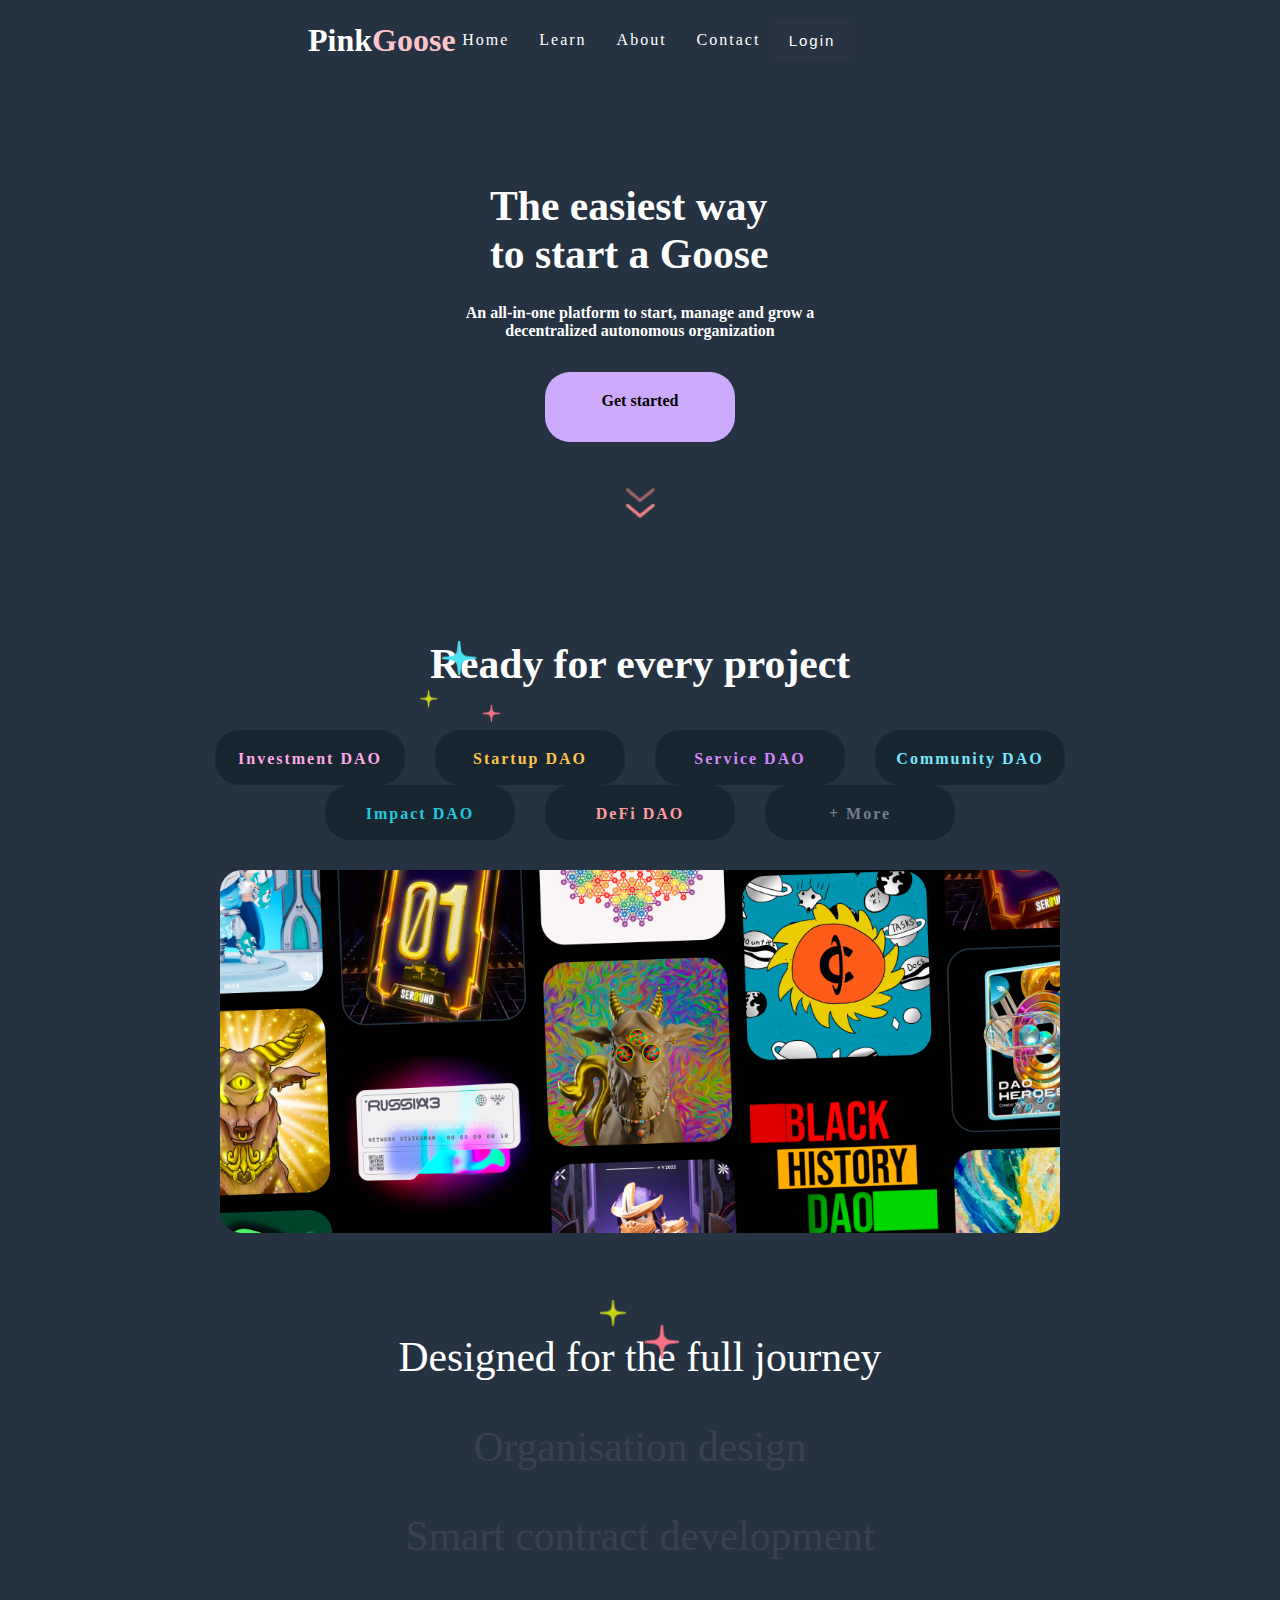
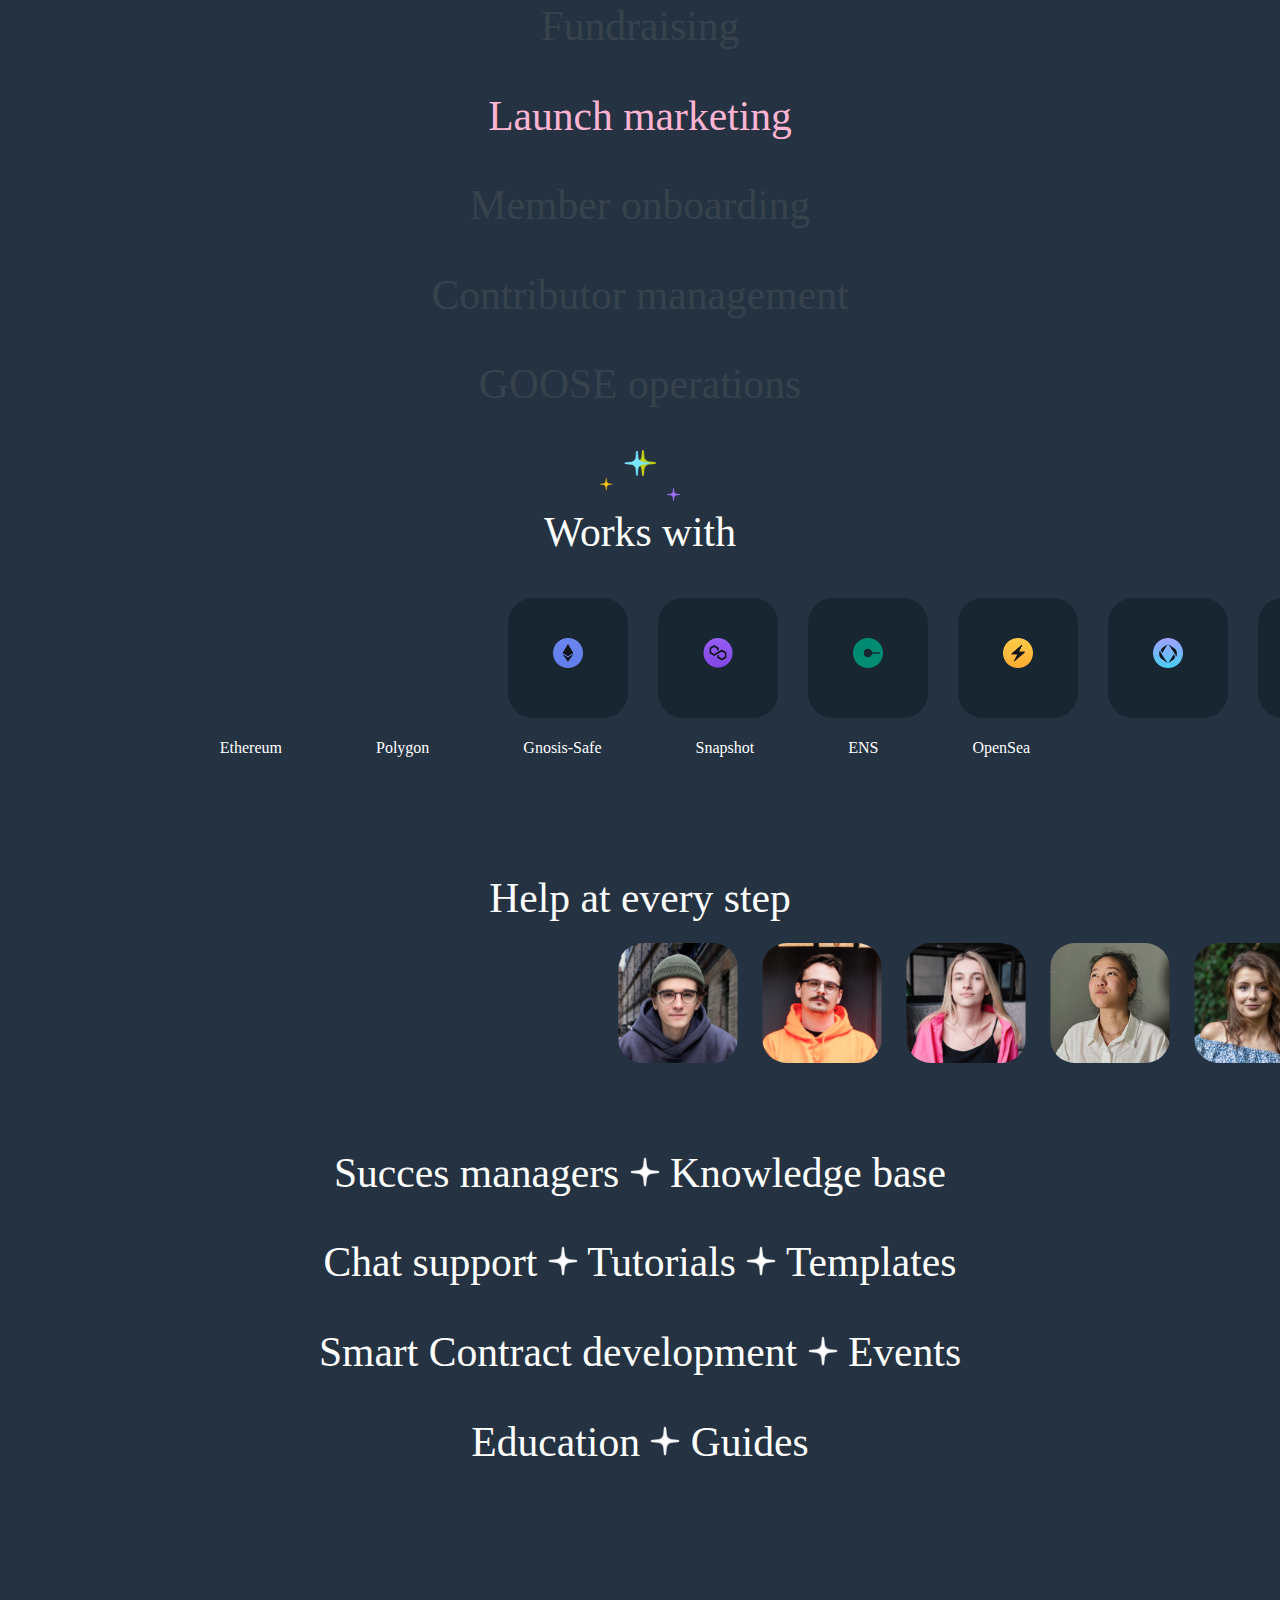
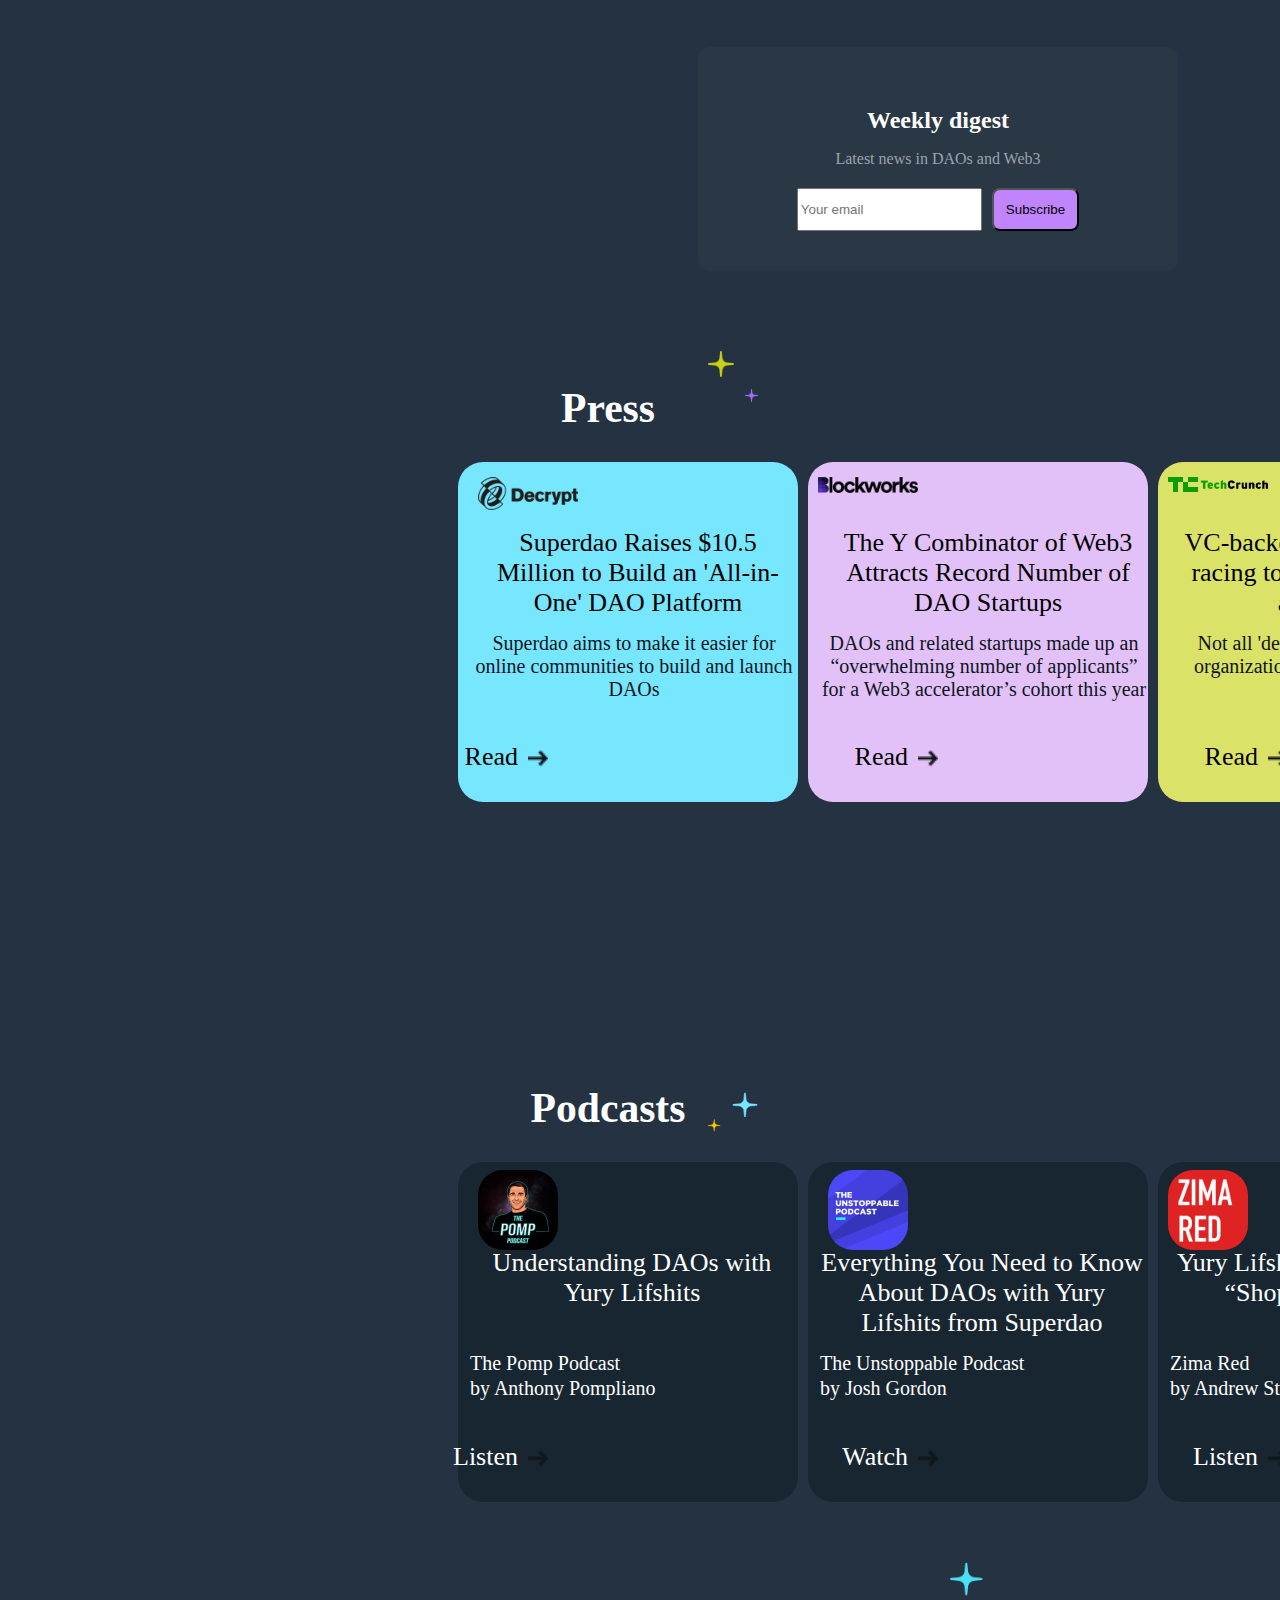
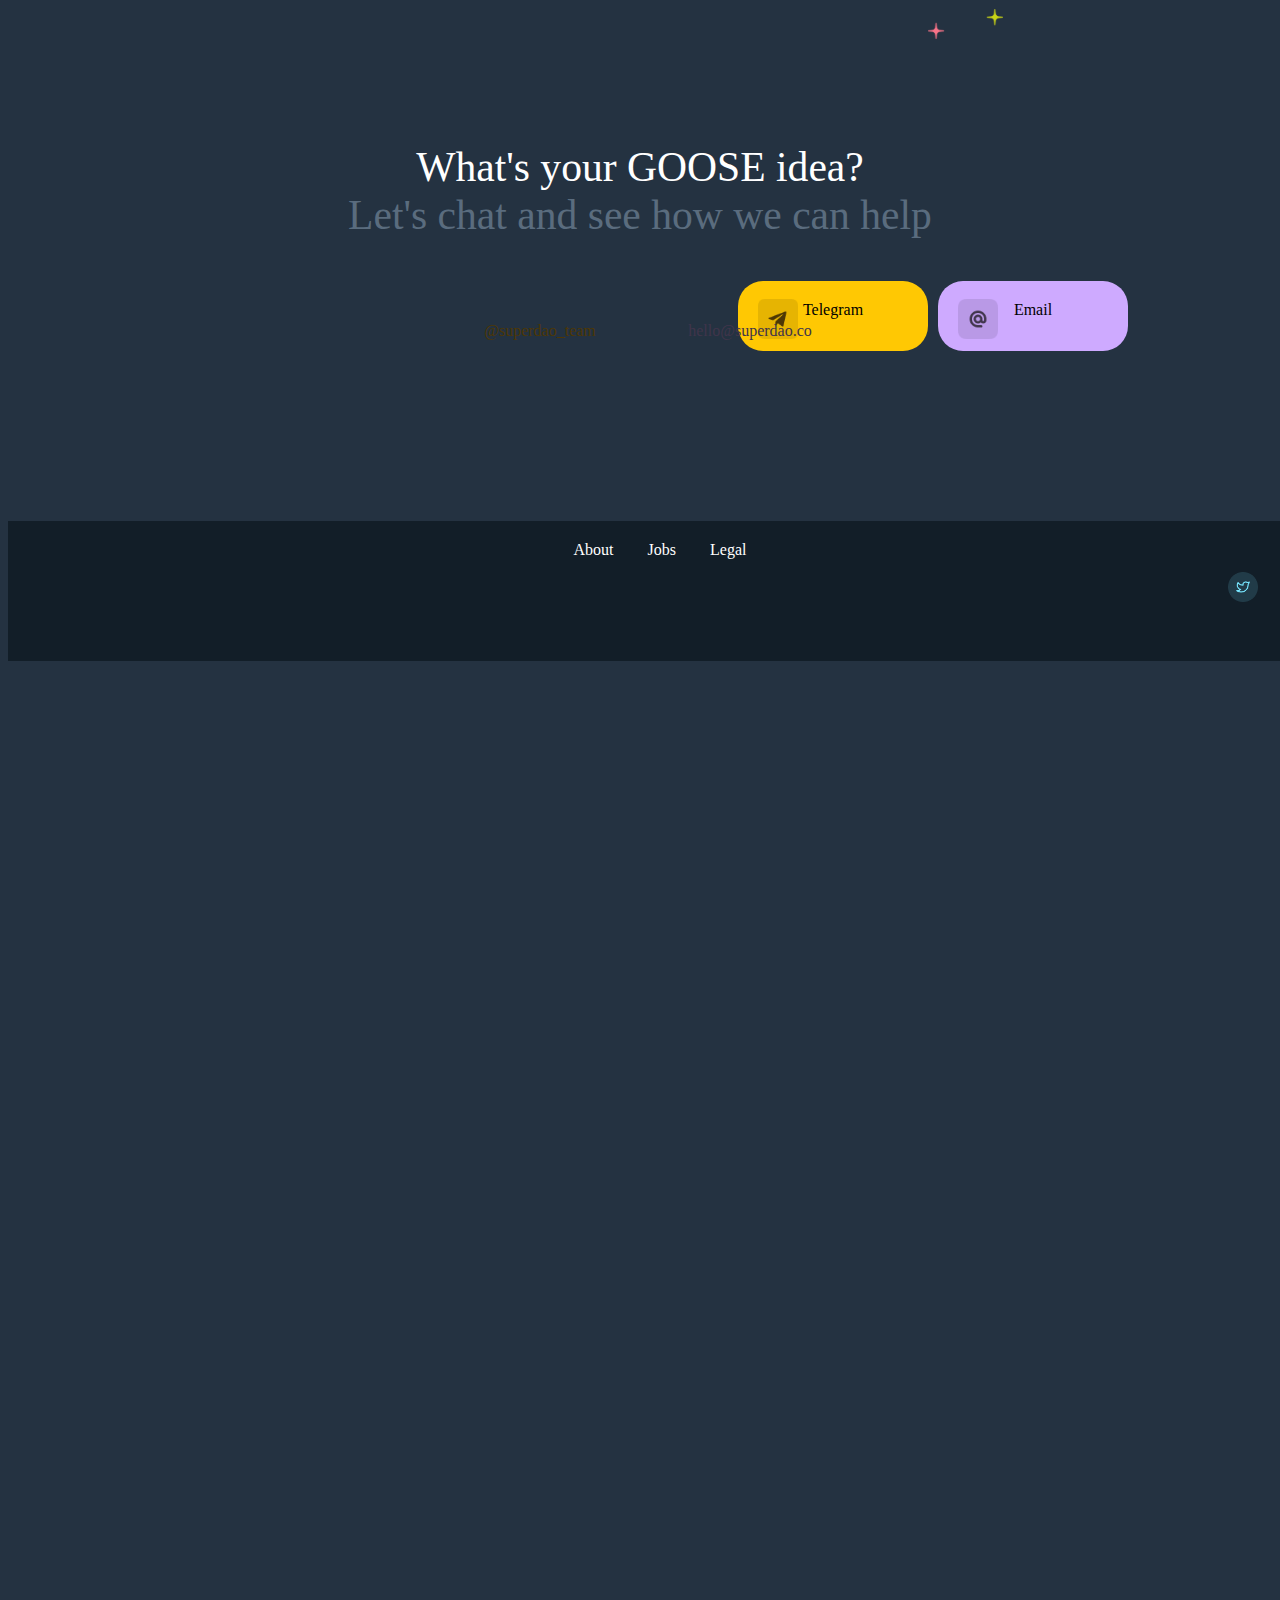
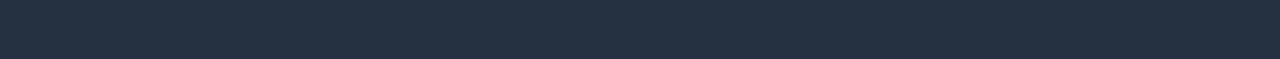
<file: index.html>
<!DOCTYPE html>
<html lang="en">
<head>
    <meta charset="UTF-8">
    <meta name="viewport" content="width=device-width, initial-scale=1.0">
    <title>Pink Goose</title>
    <link rel="stylesheet" href="styles.css">
</head>
<body>
    <nav class="navbar">
        <div class="logo">Pink<span class="pink">Goose</span></div>
        <div class="navlinks">
            <a href="index.html"class="nav-home">Home</a>
            <a href="learn.html"class="nav-learn">Learn</a>
            <a href="about.html"class="nav-about">About</a>
            <a href="contact.html"class="nav-contact">Contact</a>
        </div>
        <div class="nav-login">
            <button type="button" class="login-button">Login</button>
        </div>
       </nav>
       <section class="hero">
        <div class="hero-title">
          <p class="e-title">The easiest way to start a Goose</p>
          <p class="e-text">An all-in-one platform to start, manage and grow a decentralized autonomous organization</p>  
          <p class="get-started">Get started</p>
          <img class="arrow-down" src="arrows-down.png" width="30">
        </div>
        <div class="hero-title">
            <img class="three-stars" src="three-stars.png" width="80">
            <p class="e-title2">Ready for every project</p>
            <div class="containers">
            <a href="#"class="invest-dao">Investment DAO</a>
            <a href="#"class="start-dao">Startup DAO</a>
            <a href="#"class="serv-dao">Service DAO</a>
            <a href="#"class="comun-dao">Community DAO</a>
        </div>
        <div class="containers">
            <a href="#"class="impact-dao">Impact DAO</a>
            <a href="#"class="defi-dao">DeFi DAO</a>
            <a href="#"class="more-dao">+ More</a>
        </div>
           
            <img class="gamebox" src="gamebox.png" width="840">
        </div>

        <img class="stars1" src="stars-1.png" width="80">
        <div>
            <p class="title-white">Designed for the full journey</p>
            <p class="title-grey">Organisation design</p>
            <p class="title-grey">Smart contract development</p>
            <p class="title-grey">Fundraising</p>
            <p class="title-pink">Launch marketing</p>
            <p class="title-grey">Member onboarding</p>
            <p class="title-grey">Contributor management</p>
            <p class="title-grey">GOOSE operations</p>
        </div>

            <img class="stars2" src="stars-2.png" width="50">
            <img class="stars4" src="stars-4.png" width="50">
        <div>
                <p class="title-white">Works with</p>
            <div class="container2">
                <a class="eth">
                    <img class="eth-pic" src="ethereum.png" width="30px">
                </a>
                <a class="eth">
                    <img class="eth-pic" src="matic.png" width="30px">
                </a>
                <a class="eth">
                    <img class="eth-pic" src="vector.png" width="30px">
                </a>
                <a class="eth">
                    <img class="eth-pic" src="snapshot.png" width="30px">
                </a>
                <a class="eth">
                    <img class="eth-pic" src="ens.png" width="30px">
                </a>
                <a class="eth">
                    <img class="eth-pic" src="open-sea.png" width="30px">
                </a>  
            </div>
                <p class="eth-text">Ethereum Polygon Gnosis-Safe Snapshot ENS OpenSea</p>
            
        <div>
            <p class="e-title3">Help at every step</p>
            <img class="human-pics" src="1.png" width="30px">
            <img class="human-pics" src="2.png" width="30px">
            <img class="human-pics" src="3.png" width="30px">
            <img class="human-pics" src="4.png" width="30px">
            <img class="human-pics" src="5.png" width="30px">
            <p class="e-title3">
                Succes managers
                <img src="star-white.png" width="30px">
                Knowledge base
            </p>
            <p class="e-title3">
               Chat support
               <img src="star-white.png" width="30px">
               Tutorials
               <img src="star-white.png" width="30px">
               Templates 
            </p>
            <p class="e-title3">
                Smart Contract development
                <img src="star-white.png" width="30px">
                Events
            </p>
            <p class="e-title3">
                Education
                <img src="star-white.png" width="30px">
                Guides
            </p>
        </div>

        <div class="newsletter">
            <h2>Weekly digest</h2>
            <p>Latest news in DAOs and Web3</p>
            <form class="newsletter-in">
                <input type="email" placeholder="Your email" required>
                <button type="submit">Subscribe</button>
            </form>
        </div>

        <div>
            <img class="stars2-2" src="stars-2.png" width="50px">
            <h1 class="press">Press</h1>
            <div class="turq-block">
                    <img class="decrypt-logo" src="decrypt.png">
                    <p class="block-text">Superdao Raises $10.5 Million to Build an 'All-in-One' DAO Platform</p>
                    <p class="block-text2">Superdao aims to make it easier for online communities to build and launch DAOs</p>
                    <a
                        class="read-arrow">Read <img class="arrow-float" src="arrow.png" width="20px">
                        
                    </a>
            </div>
            <div class="purp-block">
                    <img class="blockworks-logo" src="blockworks.png">
                    <p class="block-text">The Y Combinator of Web3 Attracts Record Number of DAO Startups</p>
                    <p class="block-text2">DAOs and related startups made up an “overwhelming number of applicants” for a Web3 accelerator’s cohort this year</p>
                    <a
                        class="read-arrow2">Read <img class="arrow-float" src="arrow.png" width="20px">
                        
                    </a> 

            </div>  
            <div class="green-block">
                    <img class="techcrunch-logo" src="techcrunch.png">
                    <p class="block-text">VC-backed DAO startups are racing to define what DAOs actually are</p>
                    <p class="block-text2">Not all 'decentralized autonomous organizations' are autonomous... or decentralized</p>
                    <a
                        class="read-arrow2">Read <img class="arrow-float" src="arrow.png" width="20px">
                        
                    </a> 

            </div>  
            
        </div>

        <div>
            <img class="stars4-2" src="stars-4.png" width="50px">
            <h1 class="podcast">Podcasts</h1>
            <div class="pomp-block">
                    <img class="pomp-logo" src="pomp.png">
                    <p class="block-text3">Understanding DAOs with Yury Lifshits</p>
                    <p class="block-text4">The Pomp Podcast</p>
                    <p class="block-text5">by Anthony Pompliano</p>
                    <a
                        class="read-arrow">Listen 
                        <img class="arrow-float" src="arrow.png" width="20px">  
                    </a>
            </div>
            <div class="unstop-block">
                    <img class="unstop-logo" src="unstop.png">
                    <p class="block-text3">Everything You Need to Know About DAOs with Yury Lifshits from Superdao</p>
                    <p class="block-text4">The Unstoppable Podcast</p>
                    <p class="block-text5">by Josh Gordon</p>
                    <a
                        class="read-arrow2">Watch 
                        <img class="arrow-float" src="arrow.png" width="20px">
                    </a> 

            </div>  
            <div class="zima-block">
                    <img class="zima-logo" src="zima.png">
                    <p class="block-text3">Yury Lifshits - Superdao: The “Shopify” for DAOs</p>
                    <p class="block-text4">Zima Red</p>
                    <p class="block-text5">by Andrew Stainwold</p>
                    <a
                        class="read-arrow2">Listen 
                        <img class="arrow-float" src="arrow.png" width="20px">
                    </a> 

            </div>  
            
        </div>

        <div>
            <img class="three-stars2" src="three-stars.png" width="75px">
        </div>

        <div>
            <p class="title-white2">What's your GOOSE idea?</p>
            <p class="title-grey2">Let's chat and see how we can help</p>
            <p 
                class="telegram">Telegram
                <img class="telegram-pic" src="telegram.png" width="40">
            </p>
            <p class="tele-name">@superdao_team</p>
            <p 
                class="our-email">Email
                <img class="email-pic" src="email.png" width="40">
            </p>
            <p class="email-name">hello@superdao.co</p>
        </div>

        <div>
            <p class="page-end">About Jobs Legal</p>
            <img class="twitter-logo" src="twitter-icon.png" width="30">
            <img class="telegram-logo" src="telegram-icon.png" width="30">
            <img class="youtube-logo" src="youtube-icon.png" width="30">
            <img class="discord-logo" src="discord-icon.png" width="30">
        </div>

       </section>


</body>
</html>
</file>
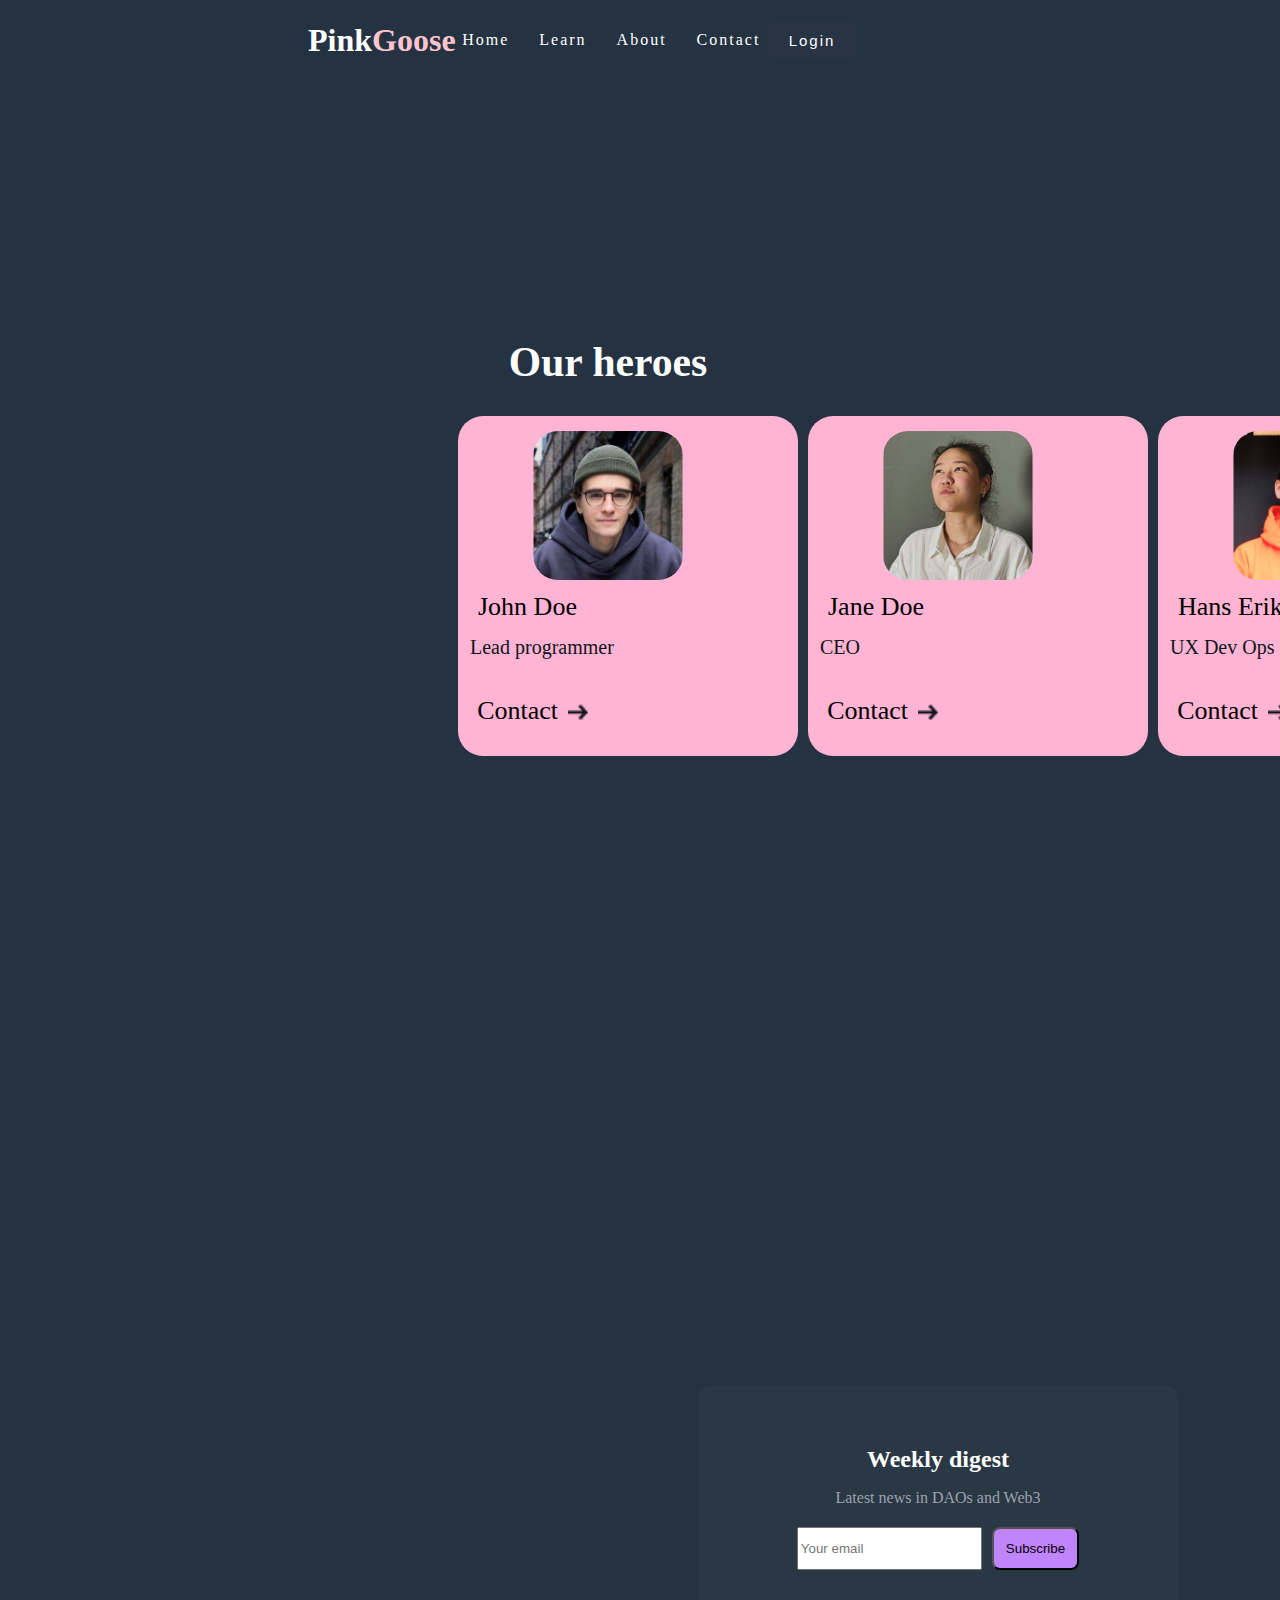
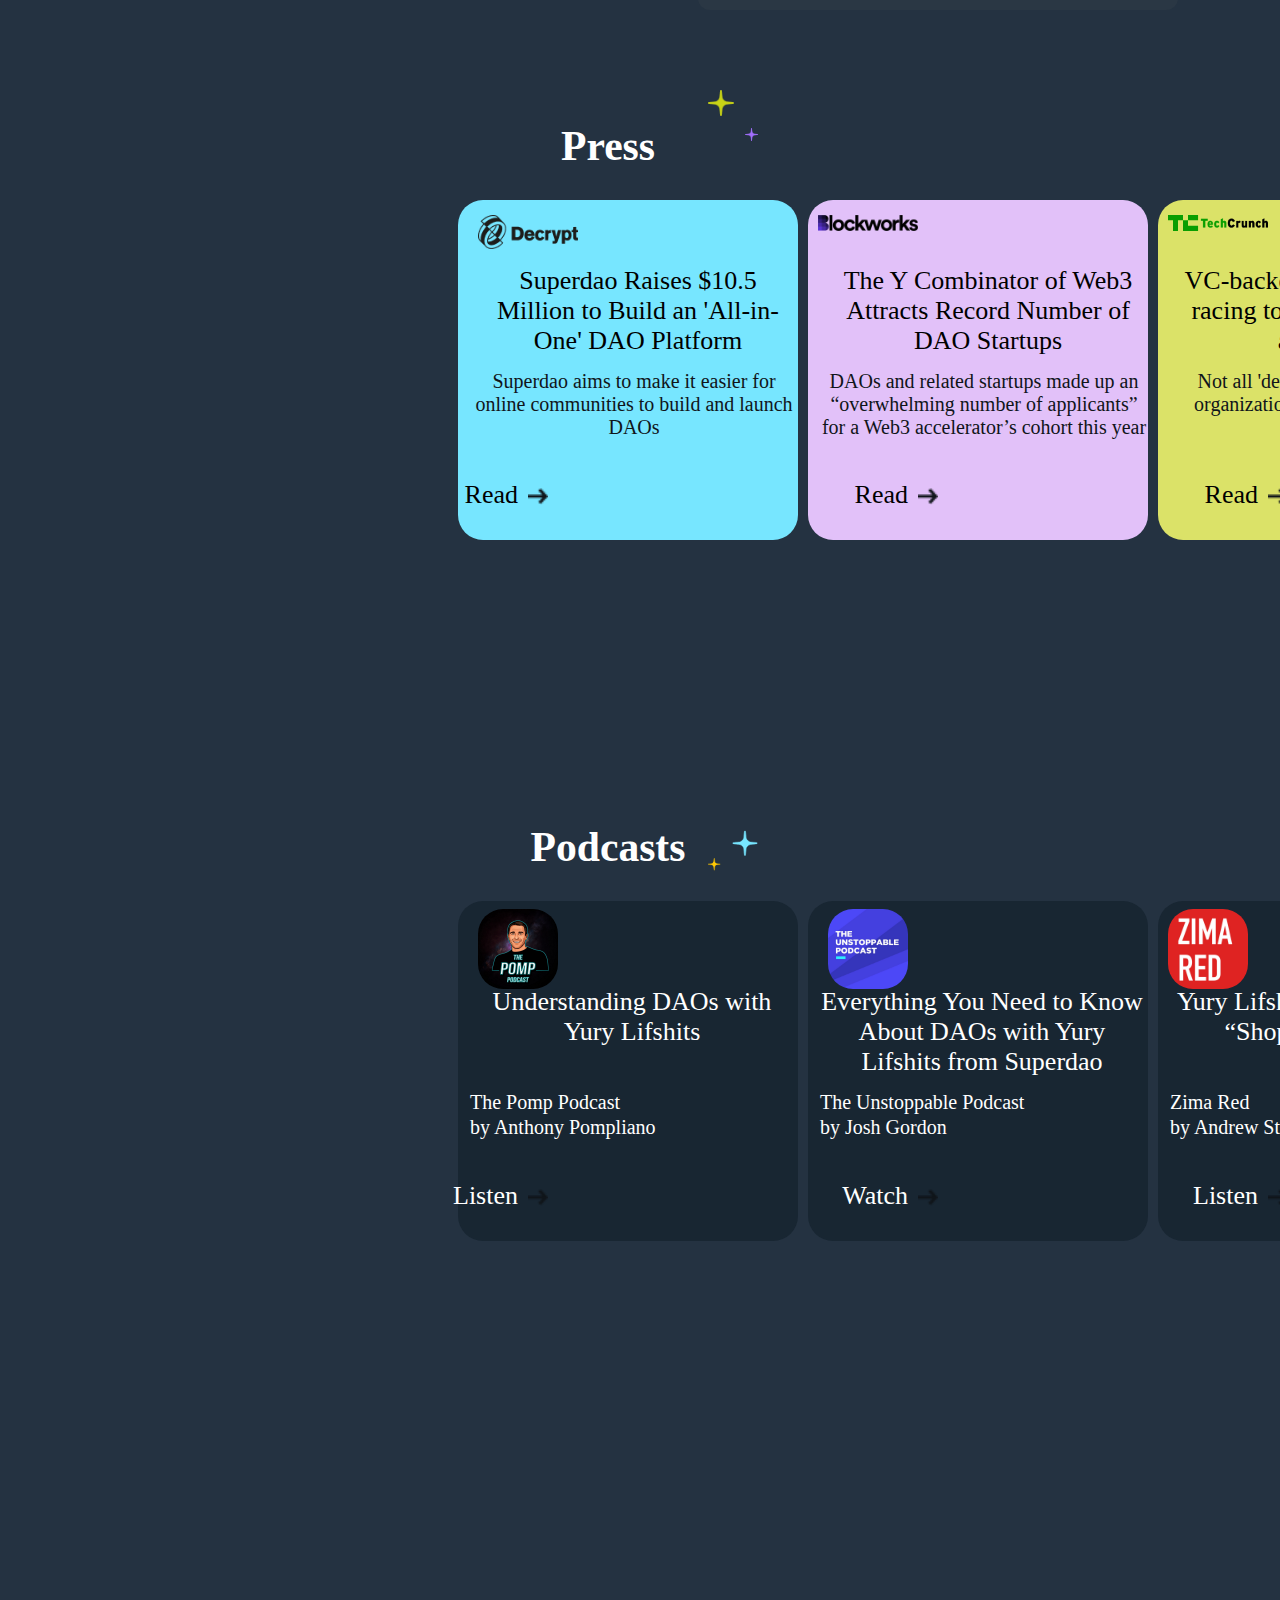
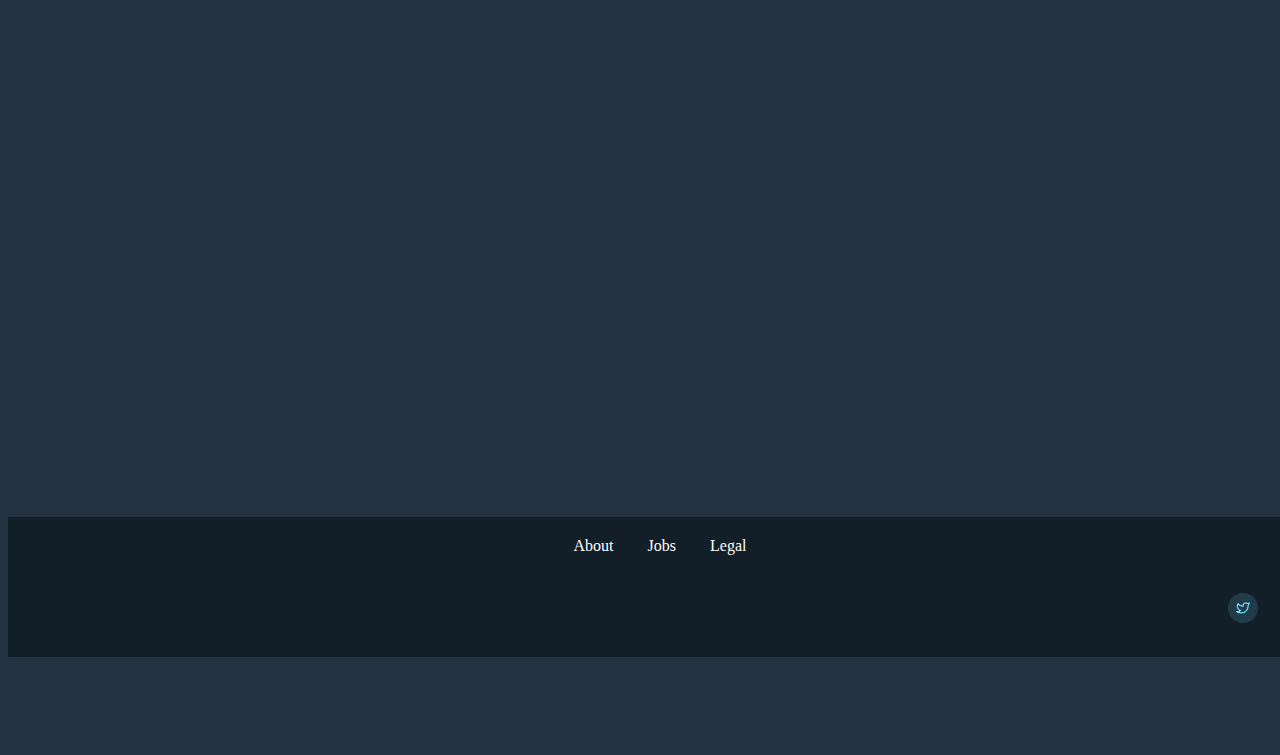
<file: about.html>
<!DOCTYPE html>
<html lang="en">
<head>
    <meta charset="UTF-8">
    <meta name="viewport" content="width=device-width, initial-scale=1.0">
    <title>Pink Goose</title>
    <link rel="stylesheet" href="styles.css">
</head>
<body>
    <nav class="navbar">
        <div class="logo">Pink<span class="pink">Goose</span></div>
        <div class="navlinks">
            <a href="index.html"class="nav-home">Home</a>
            <a href="learn.html"class="nav-learn">Learn</a>
            <a href="about.html"class="nav-about">About</a>
            <a href="contact.html"class="nav-contact">Contact</a>
        </div>
        <div class="nav-login">
            <button type="button" class="login-button">Login</button>
        </div>
       </nav>

 <div>
        
            <h1 class="press">Our heroes</h1>

            <div class="heroes-container">
            <div class="pink-block">
                    <img class="john-doe" src="1.png">
                    <p class="hero-text">John Doe</p>
                    <p class="hero-text2">Lead programmer</p>
                    <a
                        class="read-arrow2">Contact <img class="arrow-float" src="arrow.png" width="20px">
                        
                    </a>
            </div>
            <div class="pink-block2">
                    <img class="jane-doe" src="4.png">
                    <p class="hero-text">Jane Doe</p>
                    <p class="hero-text2">CEO</p>
                    <a
                        class="read-arrow2">Contact <img class="arrow-float" src="arrow.png" width="20px">
                        
                    </a> 

            </div>  
            <div class="pink-block3">
                    <img class="hans-erikson" src="2.png">
                    <p class="hero-text">Hans Erikson</p>
                    <p class="hero-text2">UX Dev Ops Reliabillity engineer</p>
                    <a
                        class="read-arrow2">Contact <img class="arrow-float" src="arrow.png" width="20px">
                        
                    </a> 

            </div>  
            </div>
        </div>


       <div class="newsletter">
            <h2>Weekly digest</h2>
            <p>Latest news in DAOs and Web3</p>
            <form class="newsletter-in">
                <input type="email" placeholder="Your email" required>
                <button type="submit">Subscribe</button>
            </form>
        </div>

         <div>
            <img class="stars2-2" src="stars-2.png" width="50px">
            <h1 class="press">Press</h1>
            <div class="turq-block">
                    <img class="decrypt-logo" src="decrypt.png">
                    <p class="block-text">Superdao Raises $10.5 Million to Build an 'All-in-One' DAO Platform</p>
                    <p class="block-text2">Superdao aims to make it easier for online communities to build and launch DAOs</p>
                    <a
                        class="read-arrow">Read <img class="arrow-float" src="arrow.png" width="20px">
                        
                    </a>
            </div>
            <div class="purp-block">
                    <img class="blockworks-logo" src="blockworks.png">
                    <p class="block-text">The Y Combinator of Web3 Attracts Record Number of DAO Startups</p>
                    <p class="block-text2">DAOs and related startups made up an “overwhelming number of applicants” for a Web3 accelerator’s cohort this year</p>
                    <a
                        class="read-arrow2">Read <img class="arrow-float" src="arrow.png" width="20px">
                        
                    </a> 

            </div>  
            <div class="green-block">
                    <img class="techcrunch-logo" src="techcrunch.png">
                    <p class="block-text">VC-backed DAO startups are racing to define what DAOs actually are</p>
                    <p class="block-text2">Not all 'decentralized autonomous organizations' are autonomous... or decentralized</p>
                    <a
                        class="read-arrow2">Read <img class="arrow-float" src="arrow.png" width="20px">
                        
                    </a> 

            </div>  
            
        </div>

        <div>
            <img class="stars4-2" src="stars-4.png" width="50px">
            <h1 class="podcast">Podcasts</h1>
            <div class="pomp-block">
                    <img class="pomp-logo" src="pomp.png">
                    <p class="block-text3">Understanding DAOs with Yury Lifshits</p>
                    <p class="block-text4">The Pomp Podcast</p>
                    <p class="block-text5">by Anthony Pompliano</p>
                    <a
                        class="read-arrow">Listen 
                        <img class="arrow-float" src="arrow.png" width="20px">  
                    </a>
            </div>
            <div class="unstop-block">
                    <img class="unstop-logo" src="unstop.png">
                    <p class="block-text3">Everything You Need to Know About DAOs with Yury Lifshits from Superdao</p>
                    <p class="block-text4">The Unstoppable Podcast</p>
                    <p class="block-text5">by Josh Gordon</p>
                    <a
                        class="read-arrow2">Watch 
                        <img class="arrow-float" src="arrow.png" width="20px">
                    </a> 

            </div>  
            <div class="zima-block">
                    <img class="zima-logo" src="zima.png">
                    <p class="block-text3">Yury Lifshits - Superdao: The “Shopify” for DAOs</p>
                    <p class="block-text4">Zima Red</p>
                    <p class="block-text5">by Andrew Stainwold</p>
                    <a
                        class="read-arrow2">Listen 
                        <img class="arrow-float" src="arrow.png" width="20px">
                    </a> 

            </div> 

            <div>
            <p class="page-end2">About Jobs Legal</p>
            <img class="twitter-logo2" src="twitter-icon.png" width="30">
            <img class="telegram-logo2" src="telegram-icon.png" width="30">
            <img class="youtube-logo2" src="youtube-icon.png" width="30">
            <img class="discord-logo2" src="discord-icon.png" width="30">
        </div>

       </section>


</body>
</html>
</file>
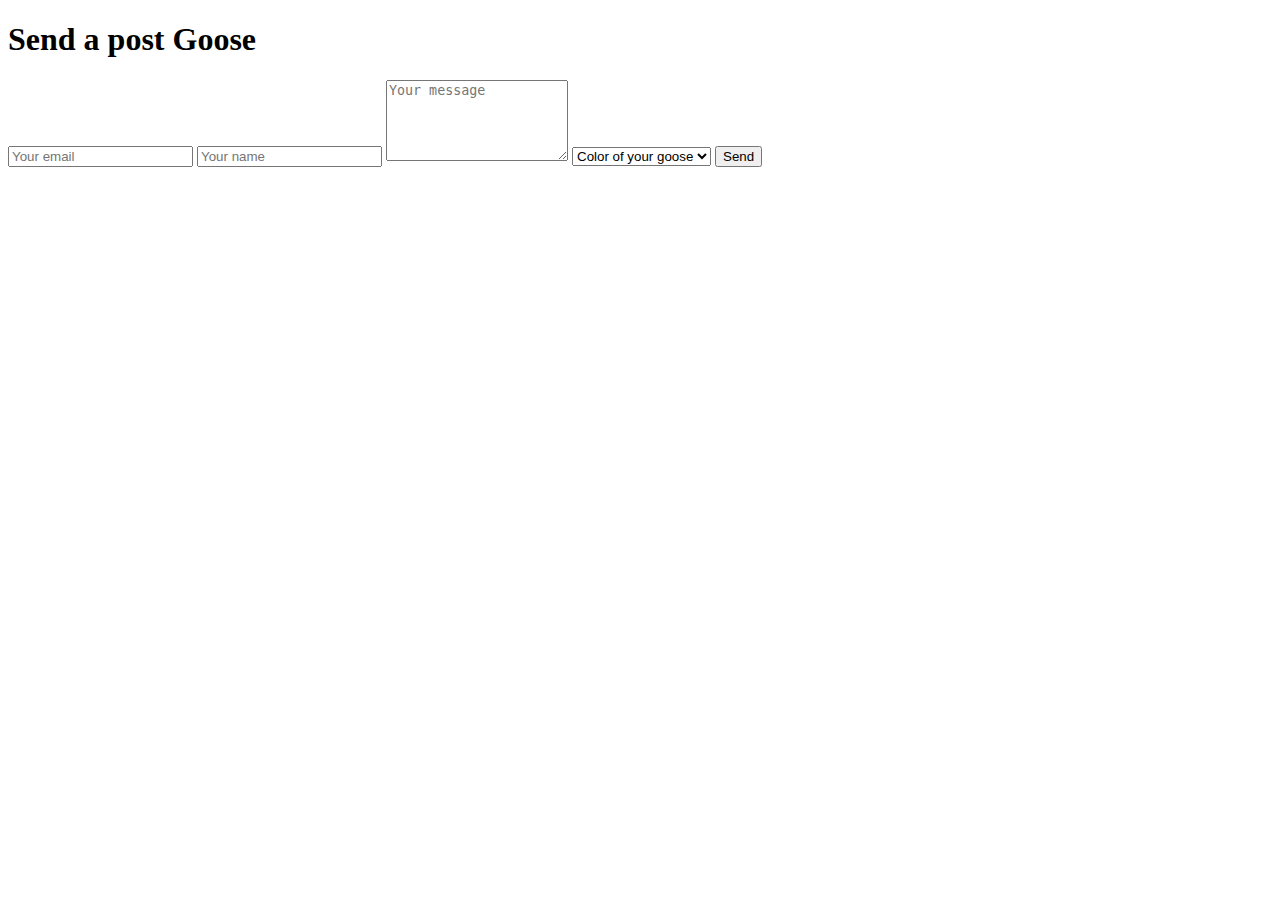
<file: contact-test.html>
<!DOCTYPE html>
<html lang="en">
<head>
  <meta charset="UTF-8">
  <meta name="viewport" content="width=device-width, initial-scale=1.0">
  <title>Send a post Goose</title>
  <link rel="contact-style" href="contact-style.css">
</head>
<body>
  <div class="form-container">
    <h1>Send a post Goose</h1>
    <form>
      <input type="email" placeholder="Your email" required>
      <input type="text" placeholder="Your name" required>
      <textarea placeholder="Your message" rows="5" required></textarea>

      <select required>
        <option value="" disabled selected>Color of your goose</option>
        <option>Red</option>
        <option>White</option>
        <option>Blue</option>
        <option>Black</option>
      </select>

      <button type="submit">Send</button>
    </form>
  </div>
</body>
</html>
</file>
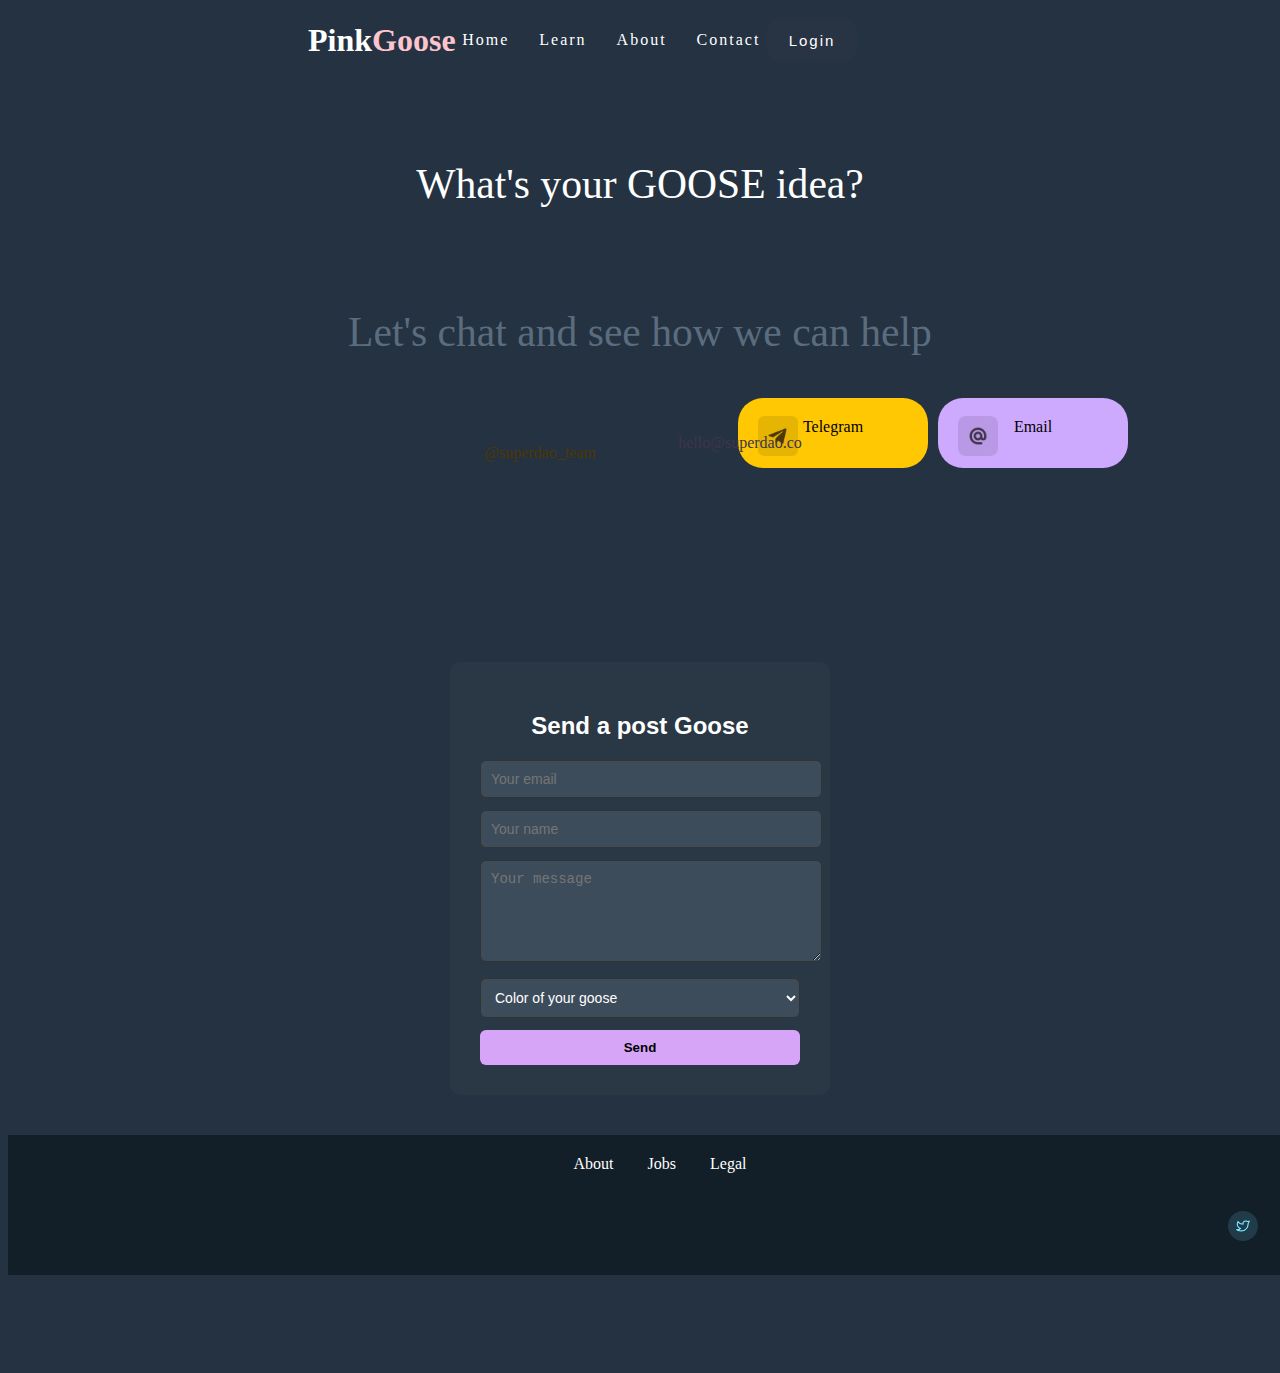
<file: contact.html>
<!DOCTYPE html>
<html lang="en">
<head>
    <meta charset="UTF-8">
    <meta name="viewport" content="width=device-width, initial-scale=1.0">
    <title>Pink Goose</title>
    <link rel="stylesheet" href="styles.css">
</head>
<body>
    <nav class="navbar">
        <div class="logo">Pink<span class="pink">Goose</span></div>
        <div class="navlinks">
            <a href="index.html"class="nav-home">Home</a>
            <a href="learn.html"class="nav-learn">Learn</a>
            <a href="about.html"class="nav-about">About</a>
            <a href="contact.html"class="nav-contact">Contact</a>
        </div>
        <div class="nav-login">
            <button type="button" class="login-button">Login</button>
        </div>
       </nav>
      <div>
            <p class="title-white3">What's your GOOSE idea?</p>
            <p class="title-grey3">Let's chat and see how we can help</p>
            <p 
                class="telegram2">Telegram
                <img class="telegram-pic2" src="telegram.png" width="40">
            </p>
            <p class="tele-name2">@superdao_team</p>
            <p 
                class="our-email2">Email
                <img class="email-pic2" src="email.png" width="40">
            </p>
            <p class="email-name2">hello@superdao.co</p>
        </div>



<div class="goose-form">
  <h2>Send a post Goose</h2>
  <form>
    <input type="email" placeholder="Your email" required>
    <input type="text" placeholder="Your name" required>
    <textarea placeholder="Your message" rows="5" required></textarea>

    <select required>
      <option value="" disabled selected>Color of your goose</option>
      <option>Red</option>
      <option>White</option>
      <option>Blue</option>
      <option>Black</option>
    </select>

    <button type="submit">Send</button>
  </form>
</div>





        <div>
            <p class="page-end3">About Jobs Legal</p>
            <img class="twitter-logo3" src="twitter-icon.png" width="30">
            <img class="telegram-logo3" src="telegram-icon.png" width="30">
            <img class="youtube-logo3" src="youtube-icon.png" width="30">
            <img class="discord-logo3" src="discord-icon.png" width="30">
        </div>

       


</body>
</html>
</file>
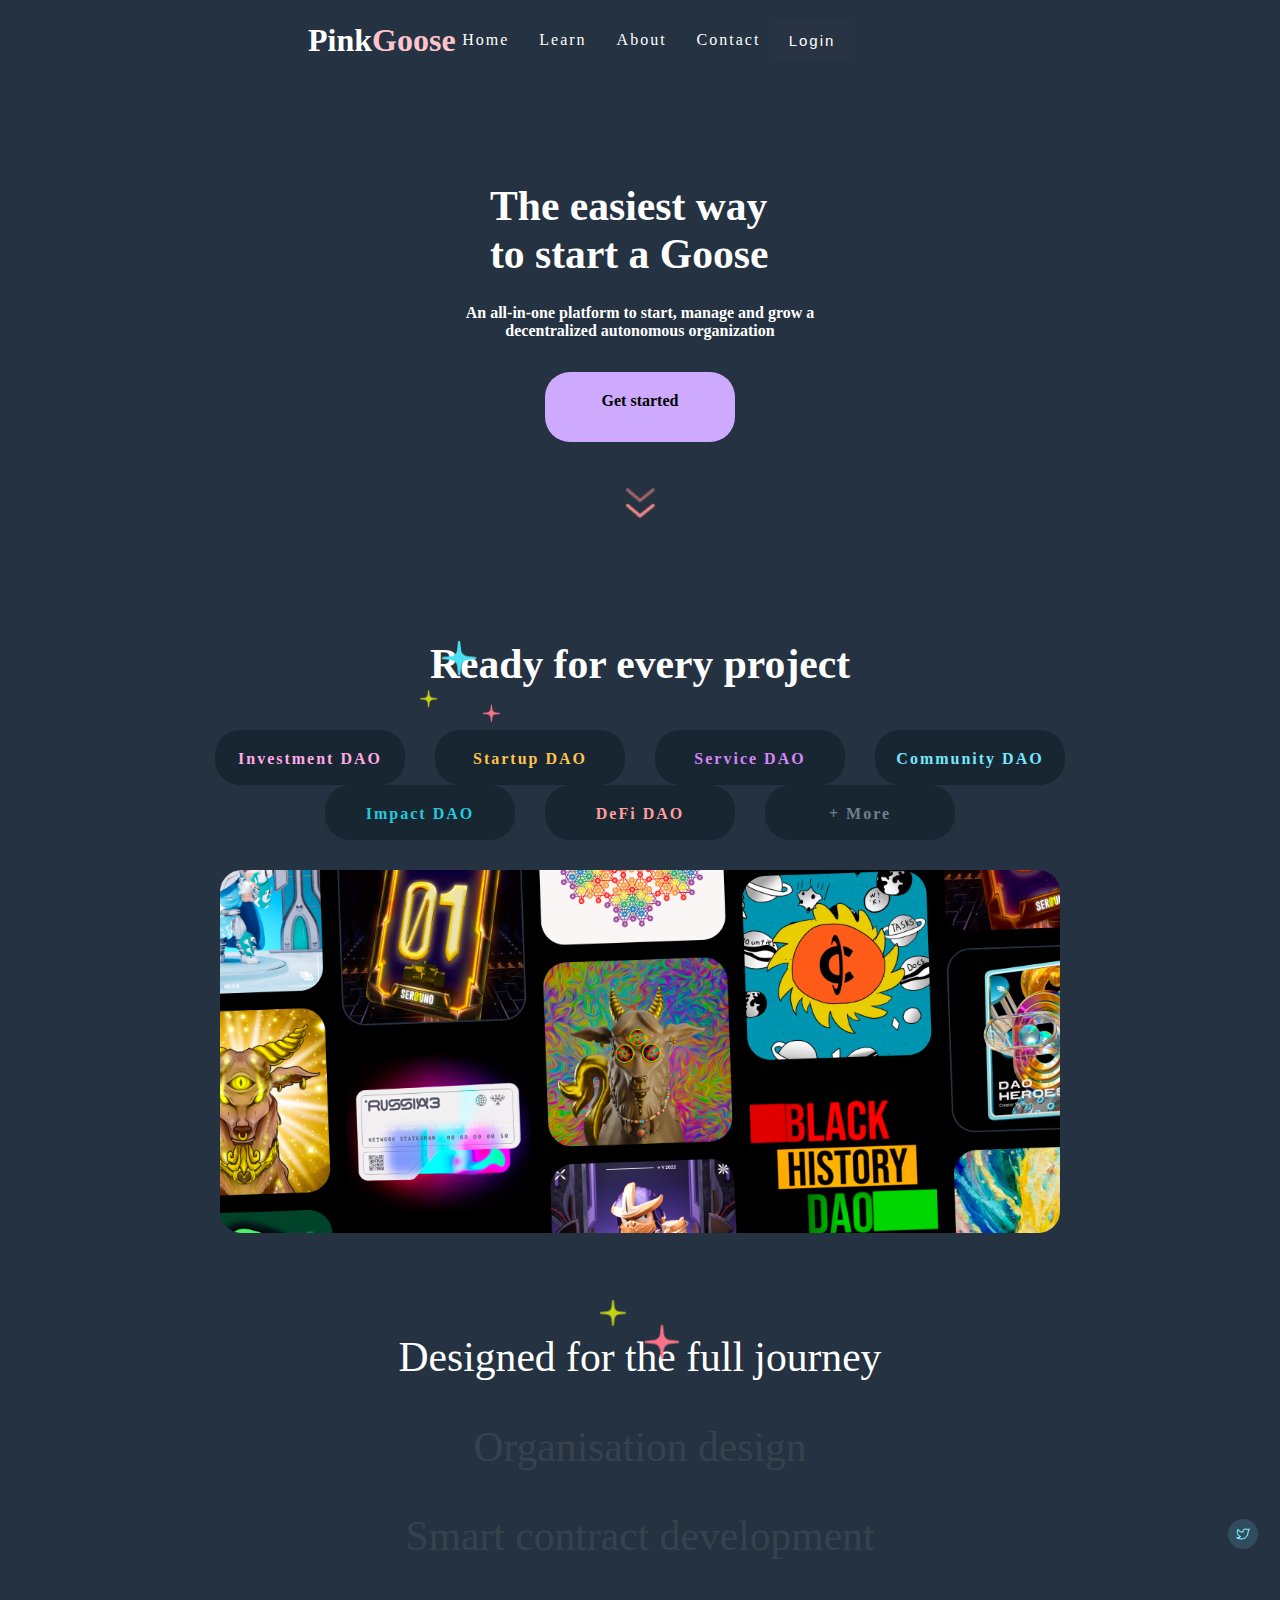
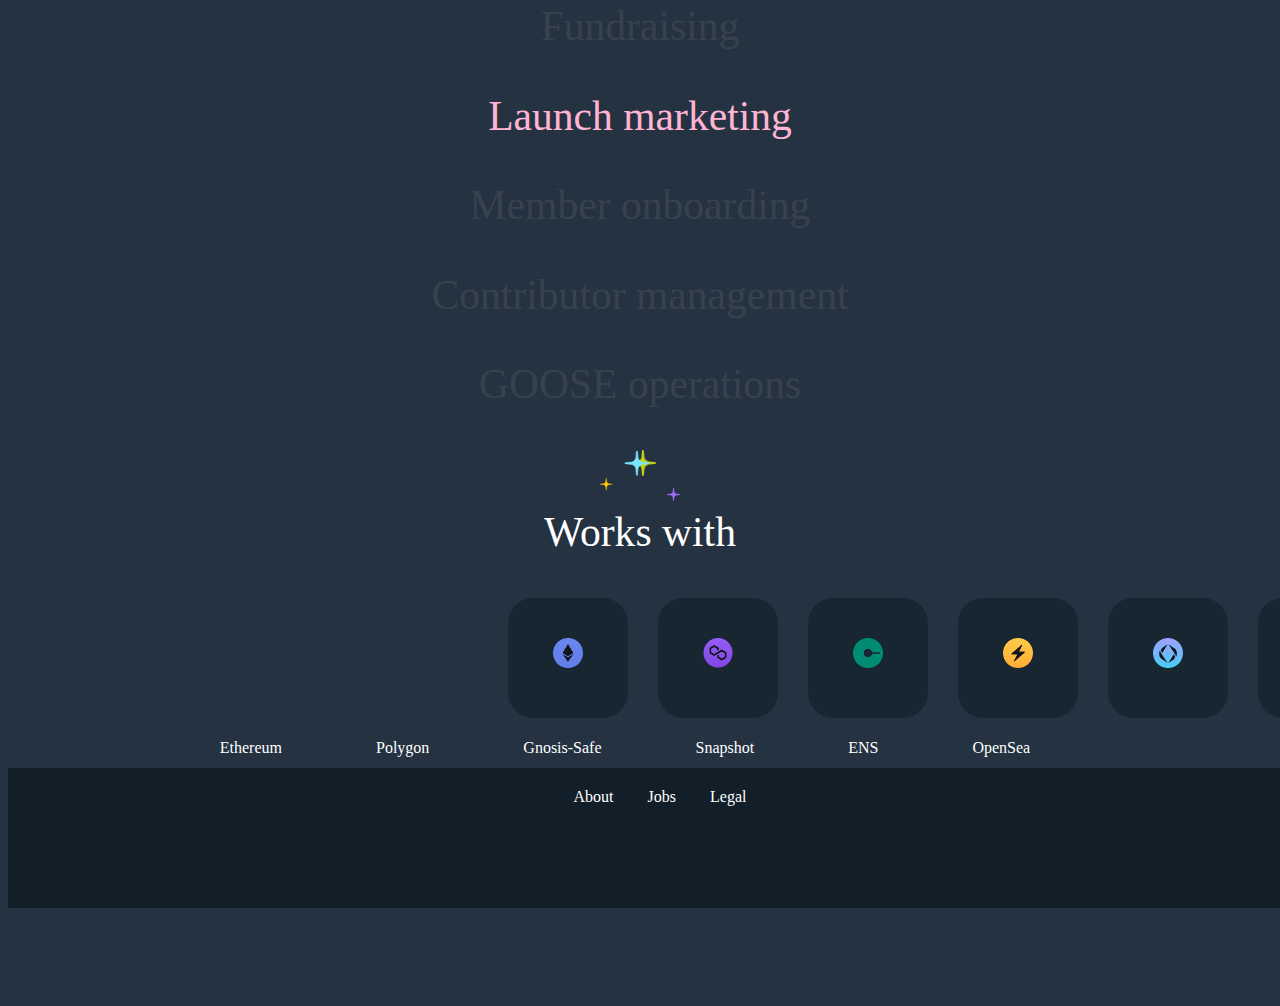
<file: learn.html>
<!DOCTYPE html>
<html lang="en">
<head>
    <meta charset="UTF-8">
    <meta name="viewport" content="width=device-width, initial-scale=1.0">
    <title>Pink Goose</title>
    <link rel="stylesheet" href="styles.css">
</head>
<body>
    <nav class="navbar">
        <div class="logo">Pink<span class="pink">Goose</span></div>
        <div class="navlinks">
            <a href="index.html"class="nav-home">Home</a>
            <a href="learn.html"class="nav-learn">Learn</a>
            <a href="about.html"class="nav-about">About</a>
            <a href="contact.html"class="nav-contact">Contact</a>
        </div>
        <div class="nav-login">
            <button type="button" class="login-button">Login</button>
        </div>
       </nav>
       <section class="hero">
        <div class="hero-title">
          <p class="e-title">The easiest way to start a Goose</p>
          <p class="e-text">An all-in-one platform to start, manage and grow a decentralized autonomous organization</p>  
          <p class="get-started">Get started</p>
          <img class="arrow-down" src="arrows-down.png" width="30">
        </div>
        <div class="hero-title">
            <img class="three-stars" src="three-stars.png" width="80">
            <p class="e-title2">Ready for every project</p>
            <div class="containers">
            <a href="#"class="invest-dao">Investment DAO</a>
            <a href="#"class="start-dao">Startup DAO</a>
            <a href="#"class="serv-dao">Service DAO</a>
            <a href="#"class="comun-dao">Community DAO</a>
        </div>
        <div class="containers">
            <a href="#"class="impact-dao">Impact DAO</a>
            <a href="#"class="defi-dao">DeFi DAO</a>
            <a href="#"class="more-dao">+ More</a>
        </div>
           
            <img class="gamebox" src="gamebox.png" width="840">
        </div>

        <img class="stars1" src="stars-1.png" width="80">
        <div>
            <p class="title-white">Designed for the full journey</p>
            <p class="title-grey">Organisation design</p>
            <p class="title-grey">Smart contract development</p>
            <p class="title-grey">Fundraising</p>
            <p class="title-pink">Launch marketing</p>
            <p class="title-grey">Member onboarding</p>
            <p class="title-grey">Contributor management</p>
            <p class="title-grey">GOOSE operations</p>
        </div>

            <img class="stars2" src="stars-2.png" width="50">
            <img class="stars4" src="stars-4.png" width="50">
        <div>
                <p class="title-white">Works with</p>
            <div class="container2">
                <a class="eth">
                    <img class="eth-pic" src="ethereum.png" width="30px">
                </a>
                <a class="eth">
                    <img class="eth-pic" src="matic.png" width="30px">
                </a>
                <a class="eth">
                    <img class="eth-pic" src="vector.png" width="30px">
                </a>
                <a class="eth">
                    <img class="eth-pic" src="snapshot.png" width="30px">
                </a>
                <a class="eth">
                    <img class="eth-pic" src="ens.png" width="30px">
                </a>
                <a class="eth">
                    <img class="eth-pic" src="open-sea.png" width="30px">
                </a>  
            </div>
                <p class="eth-text">Ethereum Polygon Gnosis-Safe Snapshot ENS OpenSea</p>

        <div>
            <p class="page-end2">About Jobs Legal</p>
            <img class="twitter-logo" src="twitter-icon.png" width="30">
            <img class="telegram-logo" src="telegram-icon.png" width="30">
            <img class="youtube-logo" src="youtube-icon.png" width="30">
            <img class="discord-logo" src="discord-icon.png" width="30">
        </div>

       </section>


</body>
</html>
</file>
<file: styles.css>
body {
    background-color: #243241;
}

.navbar {                                   /*hoofdstructuur van de navigatiebalk*/
    margin-top: 20px;
    justify-content: space-between;
    display: flex;
    align-items: center;
}

.logo {
    font-size: 2rem;
    font-weight: bold;
    margin-left: 300px;
    color: white;
}

.pink { 
    color: #fcc4cc;
}

.nav-login {                                    /*login button op de juiste plek zetten */
    margin-right: 415px;
    display: flex;
}

.login-button {
    background-color: #283444;
    border: none;
    display: flex;
    color: white;
    height: 40px;
    width: 90px;
    border-radius: 10px;
    justify-content: center;
    align-items: center;
    font-size: 15px;
    letter-spacing: 2px;
}

.navlinks {
    display: flex;
    gap: 30px;
    letter-spacing: 2px;
}

.navlinks a {
    color: white;
    text-decoration: none;
}

.container {                                /*Hoofcontainer van de hero*/
    display: flex;
    justify-content: center;
    align-items: center;
    height: 80vh;
}
.div {                                      /*Tekstkolom binnen de hero*/
    display: flex;
    flex-direction: column;
    gap: 20px;
    color: white;
    margin-right: 100px;
}

.hero-title {
    font-weight: bold;
    color: white;
    display: flex;
    justify-content: center;
    align-items: center;
    flex-direction: column;
    margin-top: 80px;
}

.e-title {
    margin-bottom: 10px;
    font-size: 2.6rem;
    width: 300px;
   
}

.e-text {
    display: flex;
    width: 380px;
    text-align: center;
    align-items: center;
    justify-content: center;
    color: #ffffff;
    background-color: #243241;
}

.get-started {
   border-radius: 25px;
   background-color: #CEAAFF;
   padding: 20px;
   width: 150px;
   height: 30px;
   text-align: center;
   color: black;
}

.e-title2 {
    font-size: 2.6rem;
    color: white;
}

.invest-dao {                                   
    border-radius: 25px;
    background-color: #182632;
    color: #FFAAE5;
    padding: 20px;
    width: 150px;
    height: 15px;
    text-decoration: none;
    text-align: center;
}

.start-dao {
    border-radius: 25px;
    padding: 20px;
    width: 150px;
    height: 15px;
    text-align: center;
    color: #FFC24C;
    text-decoration: none;
    background-color: #182632;
}

.serv-dao {
    border-radius: 25px;
    padding: 20px;
    width: 150px;
    height: 15px;
    text-align: center;
    color: #D387F7;
    text-decoration: none;
    background-color: #182632;
}

.comun-dao {
    border-radius: 25px;
    padding: 20px;
    width: 150px;
    height: 15px;
    text-align: center;
    color: #77E6FF;
    text-decoration: none;
    background-color: #182632;
   
}

.impact-dao {
    border-radius: 25px;
    background-color: #182632;
    color: #23C9DE;
    padding: 20px;
    width: 150px;
    height: 15px;
    text-decoration: none;
    text-align: center;
}

.defi-dao {
    border-radius: 25px;
    background-color: #182632;
    color: #FF9E9E;
    padding: 20px;
    width: 150px;
    height: 15px;
    text-decoration: none;
    text-align: center;
}

.more-dao {
    border-radius: 25px;
    background-color: #182632;
    color: #707F8D;
    padding: 20px;
    width: 150px;
    height: 15px;
    text-decoration: none;
    text-align: center;
}

.containers {                       /*layout*/
    display: flex;
    gap: 30px;
    letter-spacing: 2px;
}

.gamebox {
    margin-top: 30px;
}

.arrow-down {                           /*decoratief*/
    margin-top: 30px;
}

.three-stars {                          /*decoratief*/
    margin-right: 900px;
    position: absolute;
    left: 420px;
    top: 640px;
}

.title-white {
    margin-top: 100px;
    color: white;
    text-align: center;
    font-size: 2.6rem;
}

.title-grey {
    color: #37424D;
    text-align: center;
    font-size: 2.6rem;
}

.title-pink {
    color: #FFB4D3;
    text-align: center;
    font-size: 2.6rem;
}

.stars1 {
    position: absolute;
    right: 600px;
    top: 1300px;
}

.stars2 {
    position: absolute;
    right: 600px;
}

.stars4 {
    position: absolute;
    left: 600px;
}

.eth {                                              /*container van eth-pic*/
    border-radius: 25px;
    background-color: #182632;
    color: white;
    padding: 40px;
    width: 40px;
    height: 40px;
    text-decoration: none;
    text-align: center;
}

.container2 {                               /*layout*/
    display: flex;
    gap: 30px;
    letter-spacing: 2px;
    position: relative;
    left: 500px;
}

.eth-text {
    position: relative;
    text-align: center;
    color: white;
    word-spacing: 90px;
    top: 5px; 
    right: 15px;
}

.e-title3 {
    text-align: center;
    color: white;
    font-size: 2.6rem;
    position: relative;
    top: 80px;

}

.human-pics {                                   /*profielfotos*/
    border-radius: 25px;
    width: 120px;
    height: 120px;
    left: 600px;
    margin: 10px;
    position: relative;
    top: 50px;
}

.newsletter {                                           /*hoodcontainer*/
  background-color: #2A3744;
  padding: 40px;
  border-radius: 12px;
  text-align: center;
  color: white;
  width: 400px;
  position: relative;
  left: 690px;
  top: 220px;
}

.newsletter h2 {
  margin-bottom: 10px;
  font-size: 24px;
}

.newsletter p {
  color: #9ca3af;
  margin-bottom: 20px;
  font-size: 16px;
}

.newsletter-in {                /*layout*/
    display: flex;
    gap: 10px;
    justify-content: center;
}

.newsletter-in input [type="email"] {
    padding: 12px;
    border-radius: 8px;
    border: none;
}

.newsletter-in button {
    background-color: #c084fc;
    padding: 12px;
    border-radius: 8px;
}

.stars2-2 {
    position: relative;
    top: 300px;
    left: 700px;
}

.press {
    margin-bottom: 10px;
    font-size: 2.6rem;
    width: 300px;
    color: white;
    text-align: center;
    position: relative;
    left: 450px;
    top: 250px;
}

.turq-block {
    border-radius: 25px;
    background-color: #77E6FF;
    padding: 150px;
    width: 40px;
    height: 40px;
    position: relative;
    top: 270px;
    left: 450px;
    display: flex;
    text-align: center;
    align-items: center;
}

.decrypt-logo {
    position: absolute;
    right: 220px;
    top: 15px;
    width: 100px;
    height: auto;
}

.block-text {
    font-size: 26px;
    position: absolute;
    top: 40px;
    left: 20px;
}

.block-text2 {
    font-size: 20px;
    position: absolute;
    top: 150px;
    left: 12px;
    color: #10151A;
}

.read-arrow {                               /*lees meer pijlen*/
    position: absolute;
    top: 280px;
    right: 280px;
    font-size: 26px;
}

.arrow-float {
    position: absolute;
    right: -30px;
    top: 8px;
}

.blockworks-logo {
    position: absolute;
    right: 230px;
    top: 15px;
    width: 100px;
    height: auto;
}

.purp-block {
    border-radius: 25px;
    background-color: #E2C1F9;
    padding: 150px;
    width: 40px;
    height: 40px;
    position: relative;
    left: 800px;
    display: flex;
    text-align: center;
    align-items: center;
    top: -70px;
}

.read-arrow2 {
    position: absolute;
    top: 280px;
    right: 240px;
    font-size: 26px;
}

.green-block {
    border-radius: 25px;
    background-color: #DBE268;
    padding: 150px;
    width: 40px;
    height: 40px;
    position: relative;
    left: 1150px;
    display: flex;
    text-align: center;
    align-items: center;
    top: -410px;
}

.techcrunch-logo {
    position: absolute;
    right: 230px;
    top: 15px;
    width: 100px;
    height: auto;
}

.stars4-2 {
    position: relative;
    top: -120px;
    left: 700px; 
}

.pomp-block {
    border-radius: 25px;
    background-color: #182632;
    padding: 150px;
    width: 40px;
    height: 40px;
    position: relative;
    left: 450px;
    top: -180px;
    display: flex;
    text-align: center;
    align-items: center;
    color: white;
}

.pomp-logo {
    position: absolute;
    right: 240px;
    top: 8px;
    width: 80px;
    height: auto;
    border-radius: 25px;
}

.unstop-block {
    border-radius: 25px;
    background-color: #182632;
    padding: 150px;
    width: 40px;
    height: 40px;
    position: relative;
    left: 800px;
    display: flex;
    text-align: center;
    align-items: center;
    top: -520px;
    color: white;
}

.unstop-logo {
    position: absolute;
    right: 240px;
    top: 8px;
    width: 80px;
    height: auto;
    border-radius: 25px;
}

.zima-block {
    border-radius: 25px;
    background-color: #182632;
    padding: 150px;
    width: 40px;
    height: 40px;
    position: relative;
    left: 1150px;
    display: flex;
    text-align: center;
    align-items: center;
    top: -860px;
    color: white;
}

.zima-logo {
    position: absolute;
    right: 250px;
    top: 8px;
    width: 80px;
    height: auto;
    border-radius: 25px;
}

.block-text3 {
    font-size: 26px;
    position: absolute;
    top: 60px;
    left: 8px;
}

.block-text4 {
    font-size: 20px;
    position: absolute;
    top: 170px;
    left: 12px;
    color: white;
}

.block-text5 {
    font-size: 20px;
    position: absolute;
    top: 195px;
    left: 12px;
    color: white;
}

.podcast {
    margin-bottom: 10px;
    font-size: 2.6rem;
    width: 300px;
    color: white;
    text-align: center;
    position: relative;
    left: 450px;
    top: -200px;
}

.three-stars2 {
    position: relative;
    left: 920px;
    top: -800px;
    transform: scale(-1, 1);
}

.title-white2 {
    margin-top: 100px;
    color: white;
    text-align: center;
    font-size: 2.6rem;
    top: -800px;
    position: relative;
}

.title-grey2 {
    margin-top: 100px;
    color: #5A6C7E;
    text-align: center;
    font-size: 2.6rem;
    top: -900px;
    position: relative;

}

.telegram {
   border-radius: 25px;
   background-color: #FFC803;
   padding: 20px;
   width: 150px;
   height: 30px;
   text-align: center;
   color: black;
   position: relative;
   left: 730px;
   top: -900px;
}

.our-email {
   border-radius: 25px;
   background-color: #CEAAFF;
   padding: 20px;
   width: 150px;
   height: 30px;
   text-align: center;
   color: black;
   position: relative;
   left: 930px;
   top: -1020px;
}

.telegram-pic {
    display: flex;
    justify-content: left;
    bottom: 20px;
    position: relative;
}

.email-pic {
    display: flex;
    justify-content: left;
    bottom: 20px;
    position: relative;
}

.tele-name {
    display: flex;
    color: #4D3705;
    justify-content: center;
    position: relative;
    top: -945px;
    right: 100px;
}

.email-name {
    display: flex;
    color: #40354B;
    justify-content: center;
    position: relative;
    top: -1065px;
    left: 110px;
}

.page-end {                                             
   background-color: #121E28;
   padding: 20px;
   width: 100%;
   height: 100px;
   text-align: center;
   color: black;
   position: relative;
   top: -900px;
   word-spacing: 30px;
   color: white;
}

.twitter-logo {
   padding: 20px;
   width: 30px;
   height: 30px;
   position: relative;
   top: -1025px;
   left: 1200px;
}

.telegram-logo {
   padding: 20px;
   width: 30px;
   height: 30px;
   position: relative;
   top: -1025px;
   left: 1200px;
}

.youtube-logo {
   padding: 20px;
   width: 30px;
   height: 30px;
   position: relative;
   top: -1025px;
   left: 1200px;
}

.discord-logo {
   padding: 20px;
   width: 30px;
   height: 30px;
   position: relative;
   top: -1025px;
   left: 1200px;
}

   
.page-end2 {                                    /*page end omdat de andere niet klopte bij andere paginas*/
   background-color: #121E28;
   padding: 20px;
   width: 100%;
   height: 100px;
   text-align: center;
   color: black;
   position: relative;
   
   word-spacing: 30px;
   color: white;
}

.twitter-logo2 {
   padding: 20px;
   width: 30px;
   height: 30px;
   position: relative;
   bottom: 100px;
   left: 1200px;
}

.telegram-logo2 {
   padding: 20px;
   width: 30px;
   height: 30px;
   position: relative;
   bottom: 100px;
   left: 1200px;
}

.youtube-logo2 {
   padding: 20px;
   width: 30px;
   height: 30px;
   position: relative;
   bottom: 100px;
   left: 1200px;
}

.discord-logo2 {
   padding: 20px;
   width: 30px;
   height: 30px;
   position: relative;
   bottom: 100px;
   left: 1200px;
}

.page-end3 {                                        /*page end omdat de andere niet klopte bij andere paginas*/
   background-color: #121E28;
   padding: 20px;
   width: 100%;
   height: 100px;
   text-align: center;
   color: black;
   position: relative;
   
   word-spacing: 30px;
   color: white;
}

.twitter-logo3 {
   padding: 20px;
   width: 30px;
   height: 30px;
   position: relative;
   bottom: 100px;
   left: 1200px;
}

.telegram-logo3 {
   padding: 20px;
   width: 30px;
   height: 30px;
   position: relative;
   bottom: 100px;
   left: 1200px;
}

.youtube-logo3 {
   padding: 20px;
   width: 30px;
   height: 30px;
   position: relative;
   bottom: 100px;
   left: 1200px;
}

.discord-logo3 {
   padding: 20px;
   width: 30px;
   height: 30px;
   position: relative;
   bottom: 100px;
   left: 1200px;
}

.email-name2 {
    display: flex;
    color: #40354B;
    justify-content: center;
    position: relative;
    bottom: 170px;
    left: 100px;
}

.title-white3 {
    margin-top: 100px;
    color: white;
    text-align: center;
    font-size: 2.6rem;
    
    position: relative;
}

.title-grey3 {
    margin-top: 100px;
    color: #5A6C7E;
    text-align: center;
    font-size: 2.6rem;
    
    position: relative;

}

.telegram2 {
   border-radius: 25px;
   background-color: #FFC803;
   padding: 20px;
   width: 150px;
   height: 30px;
   text-align: center;
   color: black;
   position: relative;
   left: 730px;
   
}

.our-email2 {
   border-radius: 25px;
   background-color: #CEAAFF;
   padding: 20px;
   width: 150px;
   height: 30px;
   text-align: center;
   color: black;
   position: relative;
   left: 930px;
   bottom: 120px;
   
}

.telegram-pic2 {
    display: flex;
    justify-content: left;
    bottom: 20px;
    position: relative;
}

.email-pic2 {
    display: flex;
    justify-content: left;
    bottom: 20px;
    position: relative;
}

.tele-name2 {
    display: flex;
    color: #4D3705;
    justify-content: center;
    position: relative;
    bottom: 40px;
    right: 100px;
}

.goose-form {                                   /*hoofdcontainer van  contact form*/
  background: #2A3744;
  color: #fff;
  padding: 30px;
  border-radius: 10px;
  width: 320px;
  margin: 40px auto;
  text-align: center;
  font-family: Arial, sans-serif;
}

.goose-form h2 {
  margin-bottom: 20px;
}

.goose-form input,
.goose-form textarea,
.goose-form select {
  width: 100%;
  background: #3D4C5B;
  border: 1px solid #333;
  color: #fff;
  border-radius: 6px;
  padding: 10px;
  margin-bottom: 12px;
  font-size: 14px;
}

.goose-form button {
  width: 100%;
  background: #d6a5f7;
  border: none;
  padding: 10px;
  border-radius: 6px;
  font-weight: bold;
  cursor: pointer;
}

.goose-form button:hover {
  background: #b97de3;
}



.pink-block {
    border-radius: 25px;
    background-color: #FFB4D3;
    padding: 150px;
    width: 40px;
    height: 40px;
    position: relative;
    top: 270px;
    left: 450px;
    display: flex;
    text-align: center;
    align-items: center;
}

.pink-block2 {
    border-radius: 25px;
    background-color: #FFB4D3;
    padding: 150px;
    width: 40px;
    height: 40px;
    position: relative;
    top: -70px;
    left: 800px;
    display: flex;
    text-align: center;
    align-items: center;
}

.pink-block3 {
    border-radius: 25px;
    background-color: #FFB4D3;
    padding: 150px;
    width: 40px;
    height: 40px;
    position: relative;
    top: -410px;
    left: 1150px;
    display: flex;
    text-align: center;
    align-items: center;
}



.john-doe {
    position: absolute;
    right: 115px;
    top: 15px;
    width: 150px;
    height: auto;
    border-radius: 25px;
}

.jane-doe {
    position: absolute;
    right: 115px;
    top: 15px;
    width: 150px;
    height: auto;
    border-radius: 25px;
}

.hans-erikson {
    position: absolute;
    right: 115px;
    top: 15px;
    width: 150px;
    height: auto;
    border-radius: 25px;
}

.hero-text {
    font-size: 26px;
    position: absolute;
    top: 150px;
    left: 20px;
}

.hero-text2 {
    font-size: 20px;
    position: absolute;
    top: 200px;
    left: 12px;
    color: #10151A;
}
</file>
